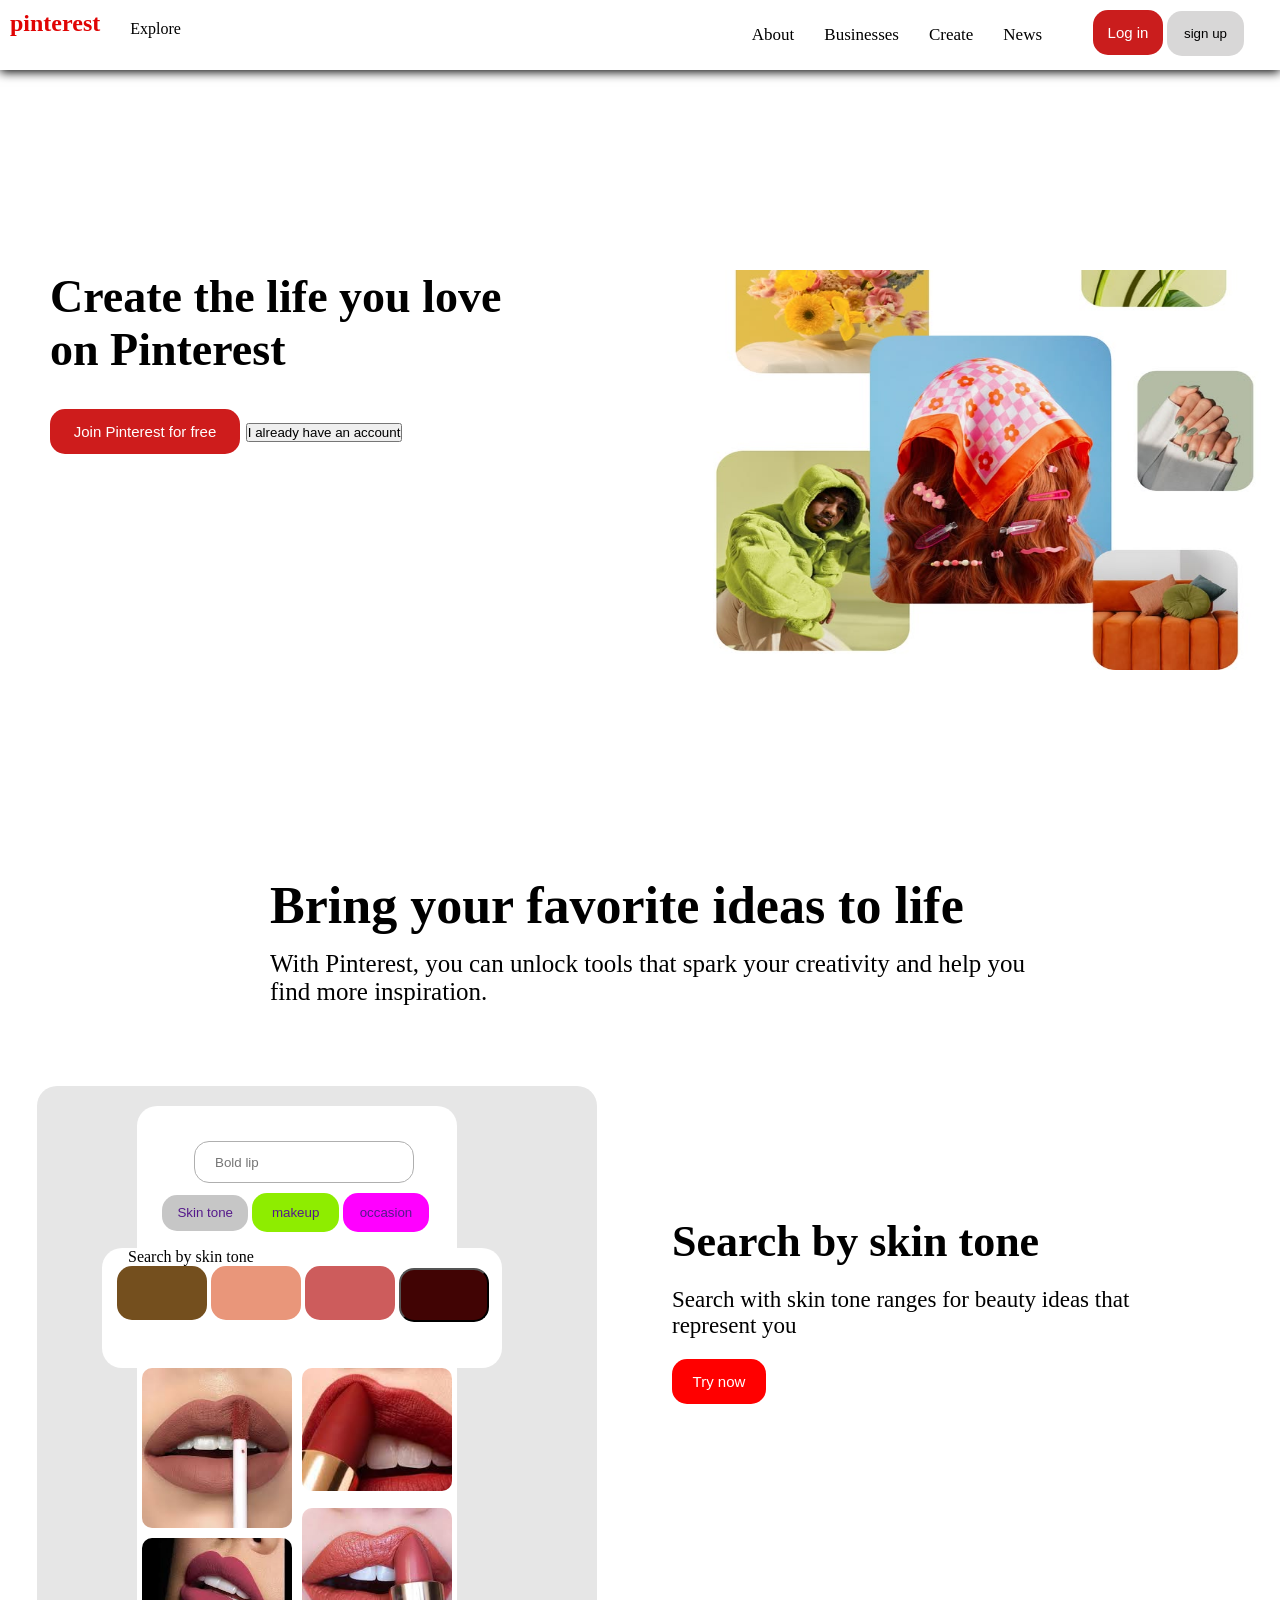
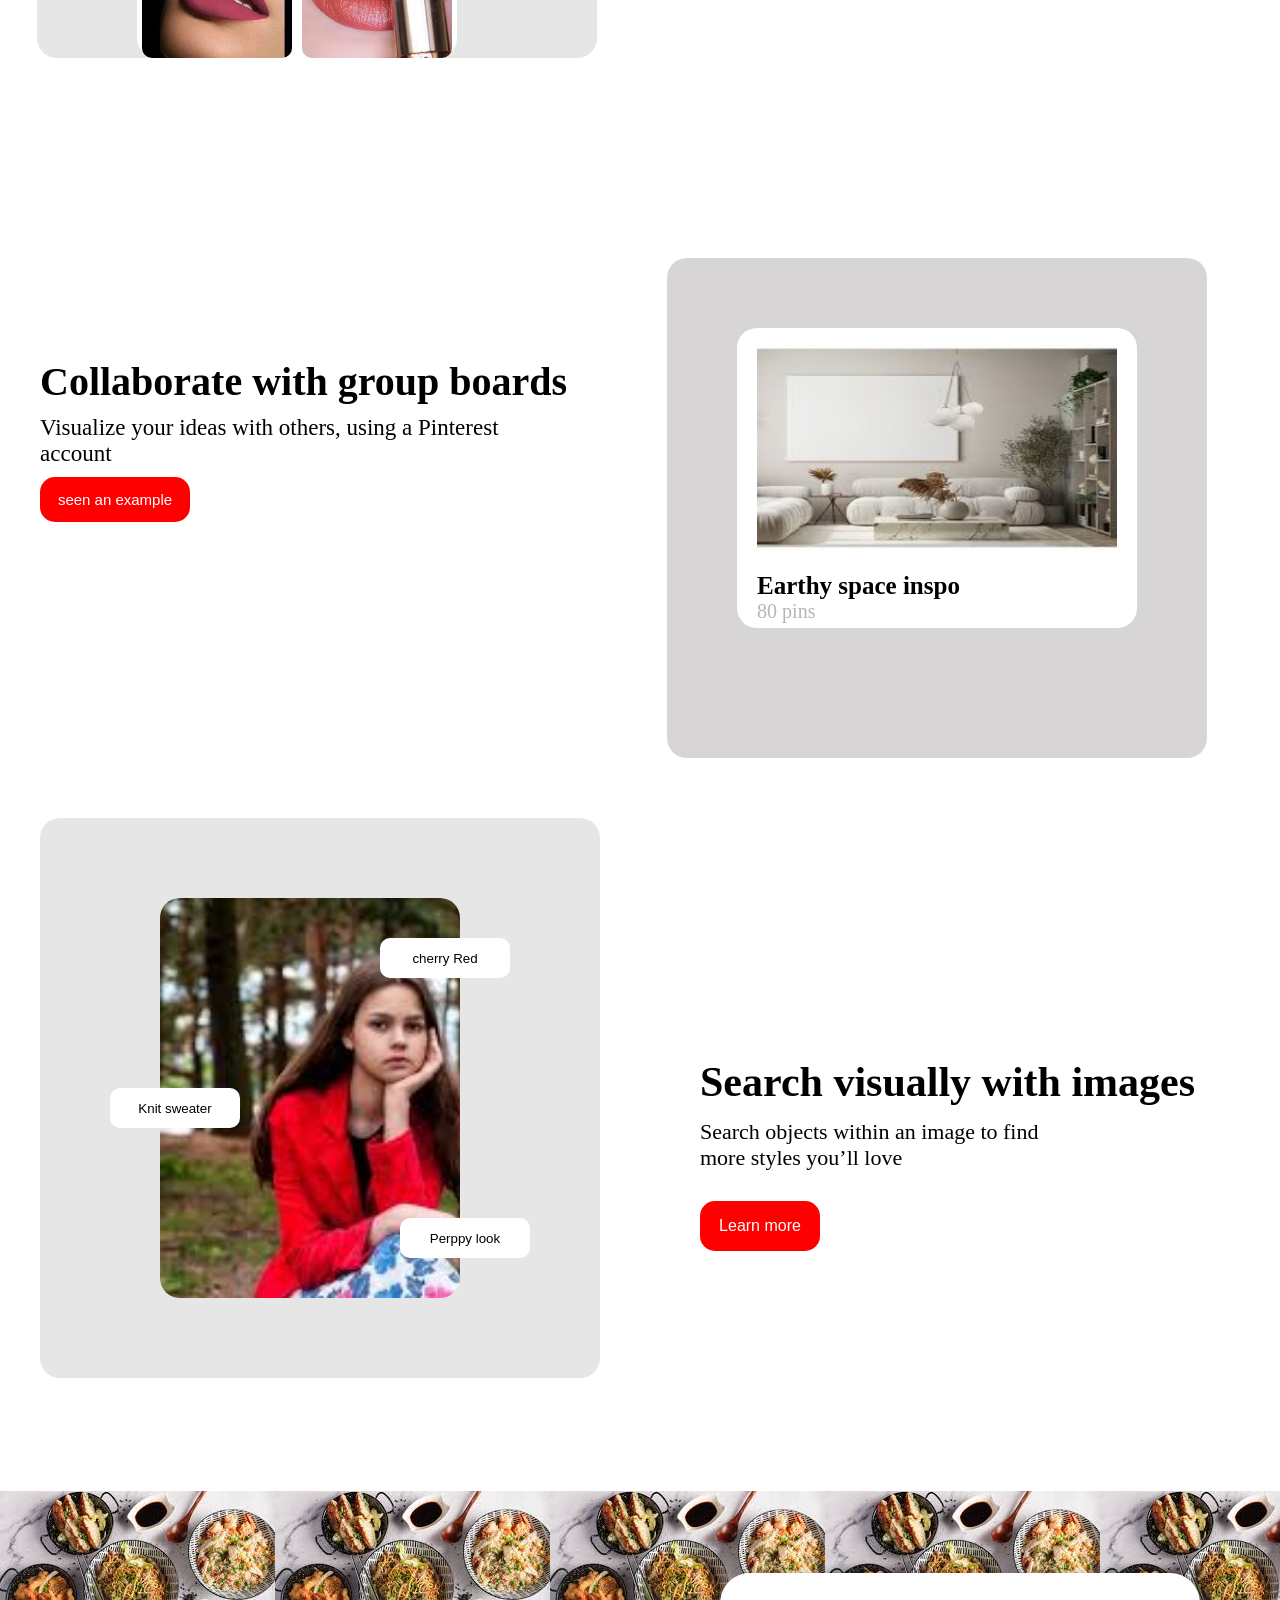
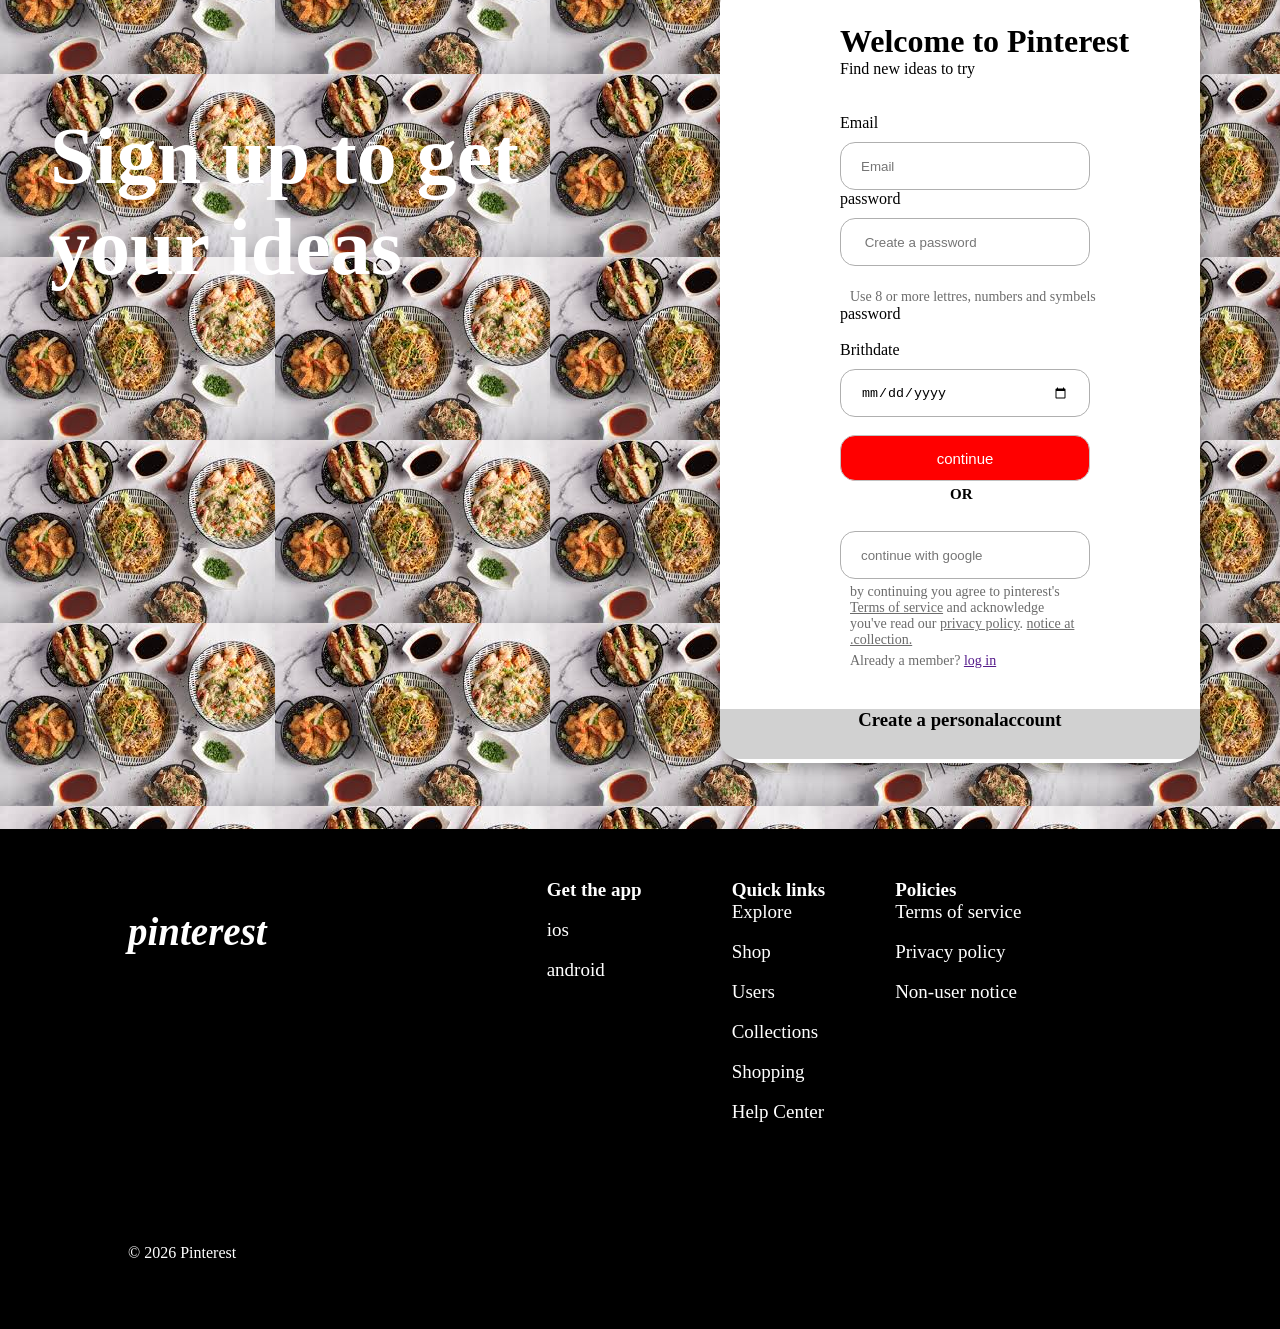
<file: index.html>
<!DOCTYPE html>
<html lang="en">

<head>
    <meta charset="UTF-8">
    <meta name="viewport" content="width=device-width, initial-scale=1.0">
    <link rel="stylesheet" href="./style.css">
    <title>my website</title>
</head>

<body>
    <nav>
        <div class="contener">
            <div class="content">
                <h1>pinterest</h1>
                <a class="giv" href="">Explore</a>
            </div>
            <div class="tex">
                <ul class="tec">
                    <li><a href="">About</a></li>
                    <li><a href="">Businesses</a></li>
                    <li><a href="">Create</a></li>
                    <li><a href="">News</a></li>
                </ul>
            </div>
            <div class="btn">
                <button class="btn1"><a href="">Log in</a></button>
                <button class="btn2"><a href="">sign up</a></button>
            </div>

        </div>
    </nav>
    <div class="pont-hero">
        <div class="pont">
            <div class="pot">
                <h1>Create the life you love
                    <br> on Pinterest
                </h1>
                <button class="hero1"><a href=""> Join Pinterest for free</a></button>
                <button class="hero2">I already have an account </button>

            </div>
            <div class="gig">
                <img class="gig1" src="./boy2.jpg" alt="">
            </div>
        </div>
        <div class="secshion1">
            <div class="sec">
                <div class="cep">
                    <h1 class="ces1">Bring your favorite ideas to life</h1>
                    <p class="ces2">With Pinterest, you can unlock tools that spark your creativity and help you
                        <br>find more inspiration.
                    </p>

                </div>
                <div class="hent-container">
                    <div class="hent">
                        <div class="hent1">
                            <div class="hent2">
                                <input type="text" class="put" placeholder="Bold lip">
                                <div class="btc">
                                    <button class="btc1"><a href="">Skin tone</a></button>
                                    <button class="btc2"><a href="">makeup</a> </button>
                                    <button class="btc3"><a href="">occasion</a></button>
                                </div>
                                <div class="bing">

                                    <p class="div2">Search by skin tone</p>
                                    <button class="pit1"></button>
                                    <button class="pit2"></button>
                                    <button class="pit3"></button>
                                    <button class="pit4"></button>
                                </div>

                                <div class="grat">
                                    <div class="grid1"> </div>
                                    <div class="grid2"> </div>
                                    <div class="grid3"> </div>
                                    <div class="grid4"> </div>

                                </div>
                            </div>
                        </div>

                    </div>
                    <div class="het">
                        <h1 class="het1">Search by skin tone</h1>
                        <p class="het2">Search with skin tone ranges for beauty ideas that
                            <br> represent you
                        </p>
                        <button class="tit"><a href="">Try now</a></button>
                    </div>
                </div>
            </div>
            <div class="Root">
                <div class="root1">
                    <div class="root2">
                        <h1 class="fic">Collaborate with group boards</h1>
                        <p class="fat">Visualize your ideas with others, using a Pinterest
                            <br> account
                        </p>
                        <button class="jat"><a href="">seen an example</a></button>
                    </div>
                    <div class="solid1">
                        <div class="solid2">
                            <img class="imeg" src="./perloce.jpg" alt="">
                            <div class="rut">
                                <h1 class="ket">Earthy space inspo</h1>
                                <p class="kauc">80 pins</p>
                            </div>

                        </div>
                    </div>


                </div>
                <div class="cecon1">
                    <div class="cecon2">
                        <div class="cecon3">
                            <div class="pit">

                                <button class="cep1"><a href="">Knit sweater</a></button>
                                <button class="cep2"><a href="">cherry Red</a></button>
                                <button class="cep3"><a href="">Perppy look</a></button>
                            </div>
                        </div>
                        <div class="vit">
                            <h1 class="big">Search visually with images</h1>
                            <p class="kut">Search objects within an image to find
                                <br> more styles you’ll love
                            </p>
                            <button class="cud"><a href="">Learn more</a></button>
                        </div>

                    </div>


                </div>
            </div>
            <footer>
                <div class="bign">
                    <h1 class="nut">Sign up to get
                        <br> your ideas
                    </h1>
                    <form>


                        <div class="form-content">
                            <h1 class="wet">Welcome to Pinterest</h1>
                            <p class="ga">Find new ideas to try</p><br><br>
                            <label class="tai" for="Email">Email</label><br>
                            <input type="text" placeholder="Email"><br>
                            <label class="tai" for="password">password</label><br>
                            <input type="password" placeholder=" Create a password"><br><br>
                            <p class="dit">Use 8 or more lettres, numbers and symbels <br>
                            <p>password</p><br>
                            <label class="tai" for="date">Brithdate</label><br>
                            <input type="date"><br> <br>
                            <button class="get"><a class="at" href="">continue</a></button><br>
                            <h5 class="yat">OR</h5><br>
                            <input type="" placeholder="continue with google"> <br>
                            <p class="dit">by continuing you agree to pinterest's <br>
                                <a class="at" href="">Terms of service</a> and acknowledge <br>
                                you've read our <a class="at" href="">privacy policy</a>.
                                <a class="at" href="">notice at
                                    <br>
                                    .collection.</a>
                            </p>
                            <p class="dit">Already a member? <a href="">log in</a></p>
                            <div class="ate">
                                <h3 class="eat">Create a personalaccount</h3>

                            </div>



                        </div>


                    </form>
                </div>
            </footer>
        </div>
        <footer>
            <div class="footer-list">
                <div class="tut">
                    <h1><a class="guv" href=""><i>pinterest</i></a></h1>
                        <p class="kat">© 2026 Pinterest</p>
                </div>

                <div class="rout">
                    <h5 class="guv">Get the app</h5><br>
                    <p><a class="guv" href="">ios</a></p><br>
                    <p><a class="guv" href="">android</a></p><br>
                </div>

                <div class="bug">
                    <h5 class="guv">Quick links</h5>
                    <p><a class="guv" href="">Explore</a></p><br>
                    <p><a class="guv" href="">Shop</a></p><br>
                    <p><a class="guv" href="">Users</a></p><br>
                    <p><a class="guv" href="">Collections</a></p><br>
                    <p><a class="guv" href="">Shopping</a></p><br>
                    <p><a class="guv" href="">Help Center</a></p><br>
                </div>
                <div class="ciut">
                    <h5 class="guv">Policies</h5>
                    <p><a class="guv" href=""> Terms of service</a></p><br>
                    <p><a class="guv" href="">Privacy policy</a></p><br>
                    <p><a class="guv" href="">Non-user notice</a></p><br>
                </div>

            </div>


    </div>
    </footer>
    </div>

</body>

</html>
</file>
<file: style.css>
* {
    margin: 0;
    padding: 0;
    box-sizing: border-box;
}

nav {
    width: 100%;
    height: 70px;
    top: 0;
    background-color: white;
    position: sticky;
    box-shadow: 0 2px 10px black;
    z-index: 1000;

}

.contener {
    display: flex;
    justify-content: space-between;
    padding: 10px;
}

.content {
    display: flex;
    color: rgb(224, 4, 4);

}

.giv {
    margin-top: 10px;
    margin-left: 30px;
    color: black;
    text-decoration: none;

}

.giv a {
    font-weight: bolder;

}

.tex ul {
    display: flex;
    gap: 30px;
    list-style-type: none;
    margin-left: 520px;
    font-size: 17px;
    margin-top: 15px;



}

.tex ul li a {
    text-decoration: none;
    color: black;
    font-weight: 500;


}

.btn {
    margin-right: 26px;

}

.btn1 {
    height: 45px;
    width: 70px;
    border-radius: 15px;
    border: none;
    background-color: rgb(202, 29, 29);
    font-size: 15px;
}

.btn1 a {
    color: white;
    text-decoration: none;

}

.btn2 {
    height: 45px;
    width: 77px;
    border-radius: 15px;
    border: none;
    background-color: rgb(216, 215, 215);


}

.btn2 a {
    color: black;
    text-decoration: none;

}
.pont-hero{
    height: 4240px;
}

.pont {
    margin-top: 200px;
    margin-left: 50px;
    font-size: 23px;
}

.hero1 {
    width: 190px;
    height: 45px;
    background-color: rgb(206, 28, 28);
    border-radius: 15px;
    border: none;
    margin-top: 33px;

}

.hero1 a {
    text-decoration: none;
    color: white;
    font-size: 15px;
}


.pont {
    display: flex;


}

.gig1 {
    width: 560px;
    height: 400px;
    border-radius: 16px;
    margin-left: 200px;

}

.sec {
    margin-top: 200px;
}

.cep {
    margin-left: 270px;

}

.ces1 {
    font-size: 52px;

}

.ces2 {
    font-size: 25px;
    margin-top: 15px;

}

.hent {
    width: 560px;
    height: 572px;
    background-color: rgb(230, 230, 230);
    margin-top: 80px;
    margin-left: 37px;
    border-radius: 20px;

}

.hent1 {
    background-color: white;
    width: 320px;
    height: 552px;
    top: 20px;
    border-radius: 20px;
    padding: 25px;
    position: relative;
    margin-left: 100px;
}

.put {
    width: 220px;
    height: 42px;
    margin-left: 32px;
    border-radius: 15px;

}

.btc {
    margin-top: 10px;
    border: none;
    gap: 5px;


}

.btc a {
    text-decoration: none;

}

.btc1 {
    width: 32%;
    height: 36px;
    background-color: rgb(198, 198, 198);
    border-radius: 15px;
    border: none;
    /* position: relative; */


}

.btc2 {
    width: 32%;
    height: 39px;
    background-color: rgb(142, 237, 0);
    border-radius: 15px;
    border: none;


}

.btc3 {
    width: 32%;
    height: 39px;
    background-color: rgb(255, 0, 255);
    border-radius: 15px;
    border: none;
}

.bing {
    width: 400px;
    height: 120px;
    background-color: rgb(255, 255, 255);
    border-radius: 20px;
    position: relative;
    right: 60px;
}

.div2 {
    margin-left: 26px;
    margin-top: 16px;
}

.pit1 {
    width: 90px;
    height: 45%;
    border-radius: 15px;
    margin-left: 15px;
    background-color: rgb(116, 79, 30);
    border: none;

}

.pit2 {
    width: 90px;
    height: 45%;
    border-radius: 15px;
    background-color: darksalmon;
    border: none;

}

.pit3 {
    width: 90px;
    height: 45%;
    border-radius: 15px;
    background-color: indianred;
    border: none;
}

.pit4 {
    width: 90px;
    height: 45%;
    border-radius: 15px;
    background-color: rgb(65, 4, 4);
}

.grid-contener {}

.grat {
    display: grid;
    grid-template-columns: repeat(2, 1fr);
    gap: 10px;

}

.grid-container {
    display: grid;
    grid-template-columns: repeat(2, 1fr);
    background-color: white;
    width: 300px;
    height: 450px;
    margin-left: 00px;
    padding: 0;
}

.grid1 {
    background-image: url(./img2.jpg);
    width: 150px;
    height: 160px;
    position: relative;
    background-repeat: no-repeat;
    background-size: cover;
    border-radius: 10px;
    right: 20px;

}

.grid2 {
    background-image: url(./img4.jpg);
    width: 150px;
    height: 123px;
    position: relative;
    background-repeat: no-repeat;
    background-size: cover;
    border-radius: 10px;
    right: 20px;



}

.grid3 {
    background-image: url(./img7.jpg);
    width: 150px;
    height: 120px;
    position: relative;
    background-repeat: no-repeat;
    background-size: cover;
    border-radius: 10px;
    right: 20px;

}

.grid4 {
    background-image: url(./img8.jpg);
    width: 150px;
    height: 150px;
    position: relative;
    background-repeat: no-repeat;
    background-size: cover;
    border-radius: 10px;
    right: 20px;
    bottom: 30px;

}

.tit {
    width: 94px;
    height: 45px;
    background-color: rgb(255, 0, 0);
    border: none;
    border-radius: 15px;

}

.tit a {
    text-decoration: none;
    color: white;

}

.hent-container {
    display: flex;

}

.het {
    margin-top: 210px;
    margin-left: 75px;
    font-size: 22px;
}

.het2 {
    margin-top: 20px;
    font-size: 23px;
}

.tit {
    margin-top: 20px;
    font-size: 15px;
}

.root2 {
    margin-top: 300px;
    margin-left: 40px;
}

.fic {
    font-size: 40px;
}

.fat {
    font-size: 23px;
    margin-top: 10px;
}

.jat {
    margin-top: 10px;
    width: 150px;
    height: 45px;
    background-color: rgb(255, 0, 0);
    border: none;
    border-radius: 15px;
    font-size: 15px;
}

.jat a {
    text-decoration: none;
    color: white;

}

.solid1 {
    width: 540px;
    height: 500px;
    background-color: rgba(209, 207, 207, 0.863);
    margin-top: 200px;
    margin-left: 100px;
    border-radius: 20px;
}

.root1 {
    display: flex;
}

.solid2 {
    width: 400px;
    height: 300px;
    background-color: white;
    margin-top: 70px;
    margin-left: 70px;
    border-radius: 20px;
}

.imeg {
    width: 360px;
    height: 240px;
    margin-left: 20px;
    border-radius: 20px;

}

.ket {
    font-size: 25px;
    margin-left: 20px;
}

.kauc {
    font-size: 20px;
    margin-left: 20px;
    color: rgb(184, 181, 181);
}

.cecon3 {
    width: 560px;
    height: 560px;
    background-color: rgb(230, 230, 230);
    margin-top: 60px;
    margin-left: 40px;
    border-radius: 20px;
    position: absolute;
}

.pit {
    background-image: url(./gil4.jpg);
    background-repeat: no-repeat;
    background-size: cover;
    width: 300px;
    height: 400px;
    border-radius: 20px;
    left: 120px;
    top: 80px;
    position: relative;
}

.cep1 {
    position: absolute;
    bottom: 170px;
    right: 220px;
    height: 40px;
    width: 130px;
    border: none;
    border-radius: 10px;
    background-color: white;
}

.cep1 a {
    text-decoration: none;
    color: black;

}

.cep2 {
    position: absolute;
    left: 220px;
    top: 40px;
    height: 40px;
    width: 130px;
    border: none;
    border-radius: 10px;
    background-color: white;
}

.cep2 a {
    text-decoration: none;
    color: black;

}

.cep3 {
    position: absolute;
    top: 320px;
    left: 240px;
    height: 40px;
    width: 130px;
    border: none;
    border-radius: 10px;
    background-color: white;
}

.cep3 a {
    text-decoration: none;
    color: black;
}

.cecon2 {
    display: flex;

}

.vit {
    margin-left: 700px;
    margin-top: 300px;
}

.big {
    font-size: 42px;
}

.kut {
    font-size: 22px;
    margin-top: 13px;
}

.cud {
    margin-top: 30px;
    width: 120px;
    height: 50px;
    border-radius: 15px;
    border: none;
    background-color: rgb(255, 0, 0);
}

.cud a {
    text-decoration: none;
    color: white;
    font-size: 16px;

}

.bign {
    background-image: url(./download\ \(2\).jpg);
    position: absolute;
    width: 100%;
    height: 940px;
    margin-top: 240px;
}

.nut {
    position: relative;
    margin-top: 220px;
    color: white;
    font-size: 80px;
    margin-left: 50px;

}

form {
    position: relative;
    width: 480px;
    height: 790px;
    background-color: white;
    border-radius: 30px;
    left: 720px;
    bottom: 34%;
    box-shadow: 50px;
    z-index: 2;
    box-shadow: 5px 5px 15px rgba(0, 0, 0, 0.3);

}

.wat {
    margin-top: 10px;
    font-size: 18px;
    text-align: center;

}

.ces {
    margin-left: 10px;
    width: 40px;
    height: 30px;
}

.form-content {
    top: 50px;
    position: absolute;
    left: 25%;

}



input {
    margin-top: 10px;
    width: 250px;
    height: 48px;
    border-radius: 15px;
    border: 1px solid rgb(175, 175, 175);
    padding: 20px;

}

.dit {
    font-size: 14px;
    color: rgb(108, 108, 108);
    margin-left: 10px;
    margin-top: 5px;
}

.sut {
    margin-top: 10px;
    margin-left: 5px;

}

.at {
    color: rgb(108, 108, 108);

}

.get {
    bottom: 20px;
    width: 250px;
    height: 46px;
    border-radius: 15px;
    font-size: 15px;
    border: 1px solid rgb(194, 194, 194);
    background-color: rgb(255, 0, 0);


}

.get a {
    text-decoration: none;
    color: white;
}

.yat {
    margin-left: 110px;
    font-size: 15px;
    margin-top: 5px;
}

.gat {
    margin-left: 55px;

}

.aey {
    width: 50px;
    height: 50px;
    margin-top: 50px;
}

.fet {
    margin-top: 20px;
    margin-left: 18px;

}

.ate {
    position: relative;
    right: 120px;
    top: 40px;
    height: 50px;
    width: 166%;
    border-bottom-left-radius: 20px;
    border-bottom-right-radius: 20px;
    background-color: rgb(209, 209, 209);
    text-align: center;
}

.footer-list {
    display: flex;
    color: white;
    position: relative;
    height: 500px;
    width: 100%;
    background-color: black;
    margin-top: 92%;

}

.guv i {
    font-size: 39px;

}

.kat {
    margin-top: 290px;
}

.guv {
    color: white;
    font-size: 19px;
    gap: 10px;
}

.tut {
    margin-left: 10%;
    margin-top: 80px;
}

.tut a {
    text-decoration: none;

}

.rout {
    margin-left: 280px;
    margin-top: 50px;
}

.rout a {
    text-decoration: none;
}

.bug {
    margin-left: 90px;
    margin-top: 50px;
}

.bug a {
    text-decoration: none;
}

.ciut {
    margin-top: 50px;
    margin-left: 70px;
}

.ciut a {
    text-decoration: none;
}

/* responsiveness mobile view */
@media(max-width:420px) {
    body {
        display: flex;
        flex-direction: column;
        max-width: 100%;
        height: 500px;
        margin: 0;
        padding: 0;
        background-color: rgb(177, 69, 55);
    }

    nav {
        width: 92%;
        height: 60px;
        padding: 0;
        padding-top: 10px;
        background-color: rgb(159, 99, 91);


    }

    .contener {
        display: flex;
        flex-direction: row;
    }

    .content {
        display: flex;
        flex-direction: column;
        font-size: 10px;
        margin-left: 10px;
    }

    .giv {
        display: none;
    }

    .tex ul {
        display: none;
    }

    .btn {}

    .btn1 {
        width: 40px;
        height: 25px;
        border-radius: 5px;
    }

    .btn1 a {
        font-size: 10px;

    }

    .btn2 {
        width: 40px;
        height: 25px;
        border-radius: 5px;
    }

    .btn2 a {
        font-size: 10px;

    }

    .pot h1 {
        font-size: 20px;
        width: 250px;
        text-align: center;
        position: relative;
        right: 30px;

    }

    .pont {
        margin-top: 100px;
    }

    .hero1 {
        width: 25%;
        height: 37px;
        border-radius: 10px;
        margin-right: 10px;
    }

    .hero1 a {
        font-size: 8px;
    }

    .hero2 {
        font-size: 8px;
        border: none;
        background-color: rgb(177, 69, 55);


    }

    .pont {
        display: flex;
        flex-direction: column;
    }

    .gig1 {

        width: 50%;
        height: 80px;
        border-radius: 10px;
        top: 40px;
        right: 150px;
        position: absolute;

    }

    .gig {
        position: relative;

    }

    .cep {
        margin-left: 20px;
    }

    .ces1 {
        font-size: 17px;
        margin-left: 10px;
    }

    .ces2 {
        font-size: 8px;
        text-align: center;
        margin-right: 110px;
        margin-top: 8px;
    }

    .grat {


        right: 10px;
    }

    .grid1 {
        width: 66px;
        height: 44px;
        position: relative;

    }

    .grid2 {
        width: 66px;
        height: 35px;
        position: relative;

    }

    .grid3 {
        width: 66px;
        height: 38px;
        position: relative;


    }

    .grid4 {
        width: 66px;
        height: 51px;
        top: -14px;
        position: relative;

    }

    .bing {
        width: 180px;
        height: 35px;
        border-radius: 10px;
        margin-left: 18px;
        bottom: 30px;
    }

    .div2 {
        font-size: 10px;
    }

    .pit1 {
        width: 30px;
        height: 20px;

    }

    .pit2 {
        width: 30px;
        height: 20px;
    }

    .pit3 {
        width: 30px;
        height: 20px;
    }


    .pit4 {
        width: 30px;
        height: 20px;
    }

    .btc1 {
        width: 37px;
        height: 20px;
        border-radius: 5px;
        padding: 0;
        right: 20px;
        position: relative;

    }

    .btc1 a {
        font-size: 8px;
    }

    .btc2 {
        width: 35px;
        height: 20px;
        border-radius: 5px;
        padding: 0;
        position: relative;
        right: 13px;

    }

    .btc2 a {
        font-size: 8px;
    }

    .btc3 {
        width: 40px;
        height: 20px;
        border-radius: 5px;
        margin-left: 20px;
        padding: 0;
        position: relative;
        left: 50px;
        bottom: 20px;

    }

    .btc3 a {
        font-size: 8px;
    }

    .btc4 {
        width: 36px;
        height: 20px;
        border-radius: 5px;
        padding: 0;

    }

    .btc4 a {
        font-size: 8px;
    }

    .put {
        position: relative;
        width: 99px;
        height: 24px;
        border-radius: 5px;
        padding: 4px;
        right: 30px;
        font-size: 10px;
        padding-left: 23px;
    }

    .hent1 {
        width: 150px;
        height: 252px;
        right: 75px;

        /* position: relative; */

    }

    .hent {
        width: 200px;
        height: 272px;
        background-color: rgb(165, 154, 154);
    }

    .hent-container {
        margin-left: 16px;
        margin-bottom: 30px;
        display: flex;
        flex-direction: column;
    }

    .het {
        margin-top: 40px;
    }

    .het1 {
        font-size: 22px;
        right: 125px;
        margin: 0;
        position: absolute;
    }

    .het2 {
        font-size: 13px;
        text-align: center;
        width: 200px;
        position: absolute;
        right: 120px;
        top: 140%;
    }

    .tit {
        margin-top: 100px;
        margin-left: 25px;
        width: 60px;
        height: 30px;
        border-radius: 6px;

    }

    .tit a {
        font-size: 12px;
        border-radius: 15px;
    }


    .root2 {
        position: relative;
        bottom: 250px;
        display: flex;
        flex-direction: column;
    }

    .fic {

        font-size: 20px;
        width: 250px;
        text-align: center;
        right: 20px;
        position: relative;
    }

    .fat {
        font-size: 12px;
        text-align: center;
        right: 10px;
        position: relative;


    }

    .jat {
        width: 100px;
        height: 30px;
        border-radius: 10px;
        font-size: 10px;
        margin-left: 60px;
    }

    .solid2 {
        position: absolute;
        width: 170px;
        height: 150px;
        right: 16px;
        bottom: 30px;
    }

    .solid1 {
        position: absolute;
        width: 200px;
        height: 210px;
        right: 120px;


    }

    .imeg {
        width: 120px;
        height: 100px;
    }

    .ket {
        font-size: 15px;
    }

    .kauc {
        font-size: 15px;
    }

    .cecon3 {
        width: 200px;
        height: 200px;
        position: absolute;
        left: 10px;

    }

    .cep1 {
        height: 30px;
        width: 50px;
        left: -20px;
        top: 50px;
        padding: 0;

    }

    .cep1 a {
        font-size: 8px;
    }

    .cep2 {
        height: 30px;
        width: 50px;
        top: 25PX;
        left: 125px;
        position: relative;
    }

    .cep2 a {
        font-size: 10px;
    }

    .cep3 {
        position: absolute;
        height: 30px;
        width: 55px;
        top: 110px;
        left: 120px;

    }

    .cep3 a {
        font-size: 10px;
    }

    .pit {
        width: 150px;
        height: 150px;
        left: 25px;
        top: 20px;
        position: relative;


    }

    .vit {
        position: relative;
        right: 630px;


    }

    .big {

        text-align: center;
        font-size: 16px;
        width: 200px;



    }

    .kut {
        font-size: 11px;
        text-align: center;
        width: 180px;



    }

    .cud {
        margin-top: 30px;
        width: 90px;
        height: 30px;
        border-radius: 10px;
        margin-top: 20px;
        margin-left: 29px;

    }

    .cud a {
        font-size: 12px;
    }

    .bign {
        position: relative;
        width: 92%;
        height: 100px;
        bottom: 150px;

    }

    .nut {
        position: relative;
        top: 900px;
        font-size: 15px;
        left: 50px;
    }
    .form {
    position: relative;
    width: 300px;
    height: 40px;
}
.wt {
    margin-top: px;
    font-size: 10px;
}
form{
    display: none;
}
.guv {
    font-size: 10px;
    gap: 5px;
}
.guv i{
    font-size: 16px;
    margin-left: 50px;

} 
.kat{
    bottom: 88px;
    position:absolute;
    font-size: 14px;
    left: 155px;
}
.rout{
    display: none;

}
.bug{
    display: none;
}
.footer-list{
    bottom: 495px;
    height: 200px;
    position:relative;
}
.ciut{
    display: none;
}
.pont-hero{
    height: 900px;
}


}
</file>
